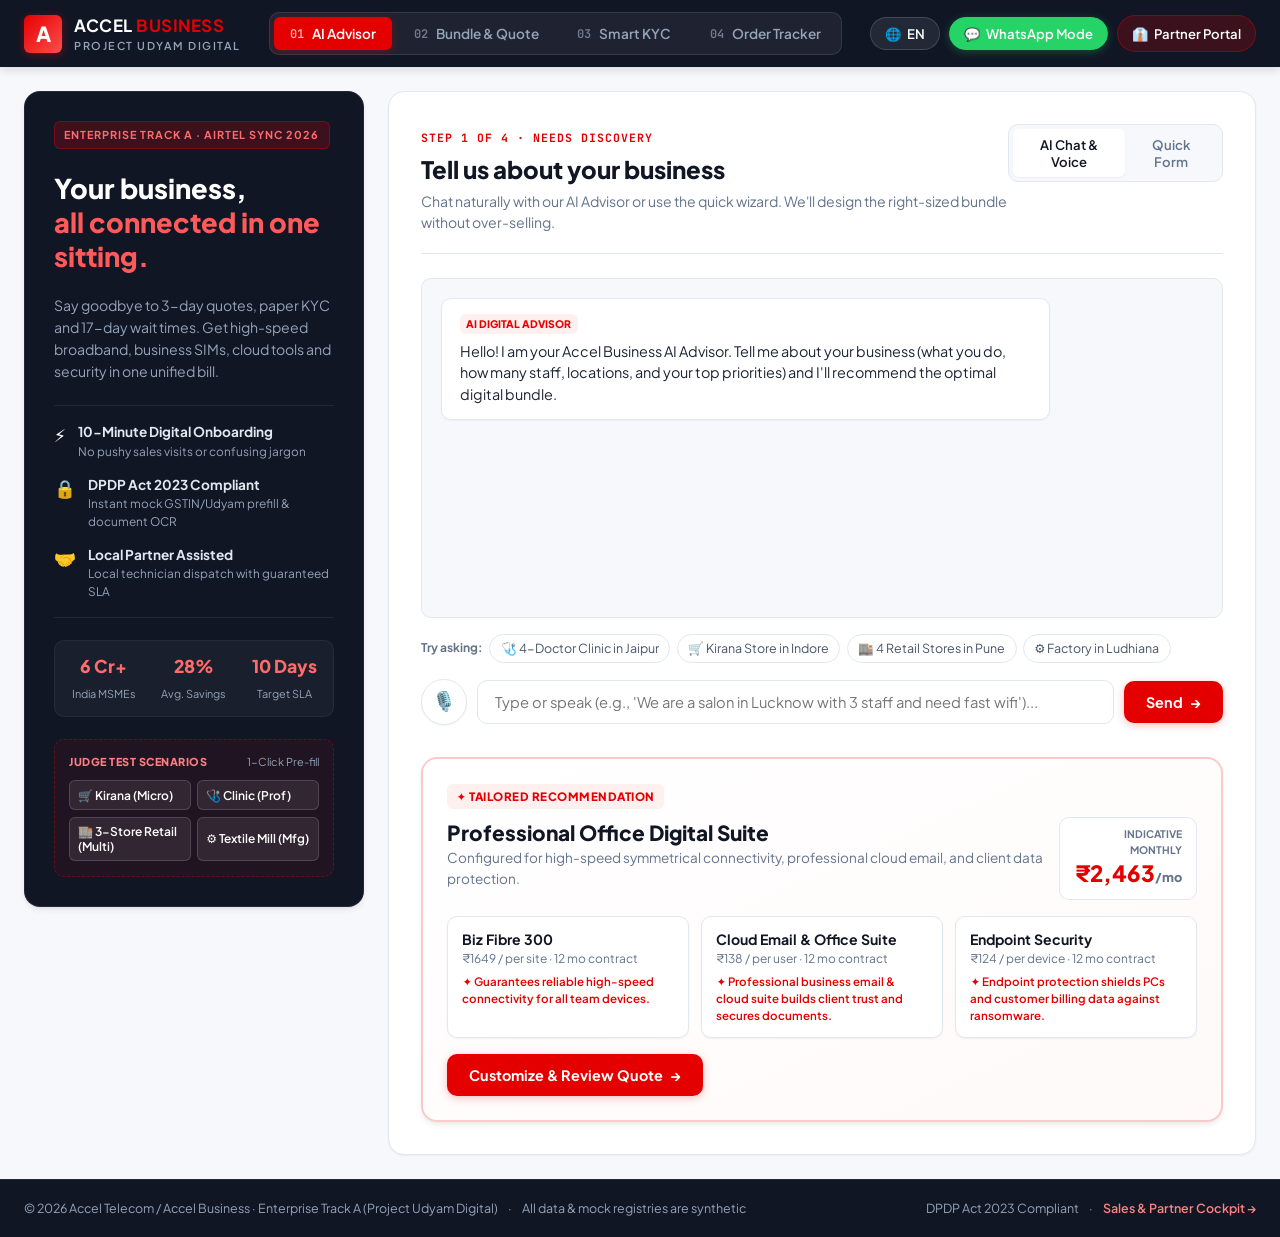
<file: submission/index.html>
<!doctype html>
<html lang="en">
<head>
  <meta charset="utf-8">
  <meta name="viewport" content="width=device-width, initial-scale=1">
  <title>Accel Business | Project Udyam Digital</title>
  <link rel="preconnect" href="https://fonts.googleapis.com">
  <link rel="preconnect" href="https://fonts.gstatic.com" crossorigin>
  <link href="https://fonts.googleapis.com/css2?family=Plus+Jakarta+Sans:wght@400;500;600;700;800&family=JetBrains+Mono:wght@400;500&display=swap" rel="stylesheet">
  <link rel="stylesheet" href="style.css">
</head>
<body>
  <!-- Top Navigation Header -->
  <header class="app-header">
    <div class="header-container">
      <div class="brand">
        <div class="brand-logo">A</div>
        <div class="brand-text">
          <span class="brand-name">ACCEL <b>BUSINESS</b></span>
          <span class="brand-sub">PROJECT UDYAM DIGITAL</span>
        </div>
      </div>

      <nav class="main-nav">
        <button class="nav-btn active" data-tab="advisor">
          <span class="nav-step">01</span>
          <span class="nav-label">AI Advisor</span>
        </button>
        <button class="nav-btn" data-tab="quote">
          <span class="nav-step">02</span>
          <span class="nav-label">Bundle & Quote</span>
        </button>
        <button class="nav-btn" data-tab="kyc">
          <span class="nav-step">03</span>
          <span class="nav-label">Smart KYC</span>
        </button>
        <button class="nav-btn" data-tab="track">
          <span class="nav-step">04</span>
          <span class="nav-label">Order Tracker</span>
        </button>
      </nav>

      <div class="header-actions">
        <div class="lang-selector">
          <button id="lang-btn" class="pill-btn lang-btn" title="Change Language">
            <span class="globe-icon">🌐</span> <span id="current-lang">EN</span>
          </button>
          <div id="lang-menu" class="lang-dropdown hidden">
            <div data-lang="en" class="lang-opt selected">English (India)</div>
            <div data-lang="hi" class="lang-opt">हिन्दी (Hindi)</div>
            <div data-lang="hinglish" class="lang-opt">Hinglish (Mix)</div>
          </div>
        </div>

        <button id="open-wa-btn" class="pill-btn wa-pill" title="Preview WhatsApp Flow">
          <span class="wa-icon">💬</span> WhatsApp Mode
        </button>

        <a href="backoffice.html" class="pill-btn partner-pill" target="_blank" title="Partner & Back-office Portal">
          <span>👔</span> Partner Portal
        </a>
      </div>
    </div>
  </header>

  <!-- Main Container -->
  <main class="app-container">
    <!-- Left Hero Context Panel (Collapsible on mobile) -->
    <aside class="hero-sidebar">
      <div class="hero-badge">ENTERPRISE TRACK A · AIRTEL SYNC 2026</div>
      <h1 class="hero-title">Your business,<br><em>all connected in one sitting.</em></h1>
      <p class="hero-desc">
        Say goodbye to 3-day quotes, paper KYC and 17-day wait times. Get high-speed broadband, business SIMs, cloud tools and security in one unified bill.
      </p>

      <div class="hero-highlights">
        <div class="hl-item">
          <span class="hl-icon">⚡</span>
          <div>
            <strong>10-Minute Digital Onboarding</strong>
            <small>No pushy sales visits or confusing jargon</small>
          </div>
        </div>
        <div class="hl-item">
          <span class="hl-icon">🔒</span>
          <div>
            <strong>DPDP Act 2023 Compliant</strong>
            <small>Instant mock GSTIN/Udyam prefill & document OCR</small>
          </div>
        </div>
        <div class="hl-item">
          <span class="hl-icon">🤝</span>
          <div>
            <strong>Local Partner Assisted</strong>
            <small>Local technician dispatch with guaranteed SLA</small>
          </div>
        </div>
      </div>

      <!-- Quick Metrics Ribbon -->
      <div class="metrics-ribbon">
        <div class="mr-item">
          <span class="mr-val">6 Cr+</span>
          <span class="mr-lbl">India MSMEs</span>
        </div>
        <div class="mr-item">
          <span class="mr-val">28%</span>
          <span class="mr-lbl">Avg. Savings</span>
        </div>
        <div class="mr-item">
          <span class="mr-val">10 Days</span>
          <span class="mr-lbl">Target SLA</span>
        </div>
      </div>

      <!-- Judge Live Test Helper -->
      <div class="judge-box">
        <div class="jb-head">
          <span class="jb-tag">JUDGE TEST SCENARIOS</span>
          <small>1-Click Pre-fill</small>
        </div>
        <div class="jb-chips">
          <button class="jb-chip" data-test="kirana">🛒 Kirana (Micro)</button>
          <button class="jb-chip" data-test="clinic">🩺 Clinic (Prof)</button>
          <button class="jb-chip" data-test="retail">🏬 3-Store Retail (Multi)</button>
          <button class="jb-chip" data-test="factory">⚙️ Textile Mill (Mfg)</button>
        </div>
      </div>
    </aside>

    <!-- Right Workspace Area -->
    <section class="main-workspace">

      <!-- ============================================== -->
      <!-- TAB 1: CONVERSATIONAL GENAI ADVISOR -->
      <!-- ============================================== -->
      <div id="panel-advisor" class="tab-panel active">
        <div class="panel-header">
          <div>
            <span class="section-tag">STEP 1 OF 4 · NEEDS DISCOVERY</span>
            <h2>Tell us about your business</h2>
            <p class="subtitle">Chat naturally with our AI Advisor or use the quick wizard. We'll design the right-sized bundle without over-selling.</p>
          </div>
          <div class="mode-toggle">
            <button id="toggle-chat-mode" class="mode-btn active">AI Chat & Voice</button>
            <button id="toggle-wizard-mode" class="mode-btn">Quick Form</button>
          </div>
        </div>

        <!-- Chat Mode Interface -->
        <div id="chat-interface" class="chat-container">
          <div id="chat-messages" class="chat-messages">
            <!-- Messages will be injected by app.js -->
          </div>

          <div class="prompt-chips">
            <span class="pc-lbl">Try asking:</span>
            <button class="pc-btn" data-prompt="I run a 4-doctor dental clinic in Jaipur with 6 staff. We need reliable internet, appointment security, and professional email.">🩺 4-Doctor Clinic in Jaipur</button>
            <button class="pc-btn" data-prompt="We have a kirana store in Indore. We need fast internet for UPI payments and a WhatsApp business account.">🛒 Kirana Store in Indore</button>
            <button class="pc-btn" data-prompt="I manage 4 fashion outlets across Pune. Need one consolidated bill, backup internet, and CCTV monitoring.">🏬 4 Retail Stores in Pune</button>
            <button class="pc-btn" data-prompt="Auto components factory in Ludhiana with 25 employees. Need dedicated leased line and machine monitoring IoT.">⚙️ Factory in Ludhiana</button>
          </div>

          <div class="chat-input-bar">
            <button id="voice-btn" class="voice-mic-btn" title="Speak in Hindi or English">
              <span class="mic-icon">🎙️</span>
            </button>
            <input type="text" id="chat-input" placeholder="Type or speak (e.g., 'We are a salon in Lucknow with 3 staff and need fast wifi')...">
            <button id="send-chat-btn" class="send-btn">
              <span>Send</span> <span>→</span>
            </button>
          </div>
          <div id="voice-status" class="voice-status-indicator hidden">
            <span class="pulse-dot"></span> Listening... Speak now in Hindi or English
          </div>
        </div>

        <!-- Wizard Form Mode (Alternative) -->
        <div id="wizard-interface" class="wizard-container hidden">
          <div class="form-grid">
            <div class="form-group">
              <label for="wiz-segment">Business Segment</label>
              <select id="wiz-segment">
                <option value="micro">Micro Retail & Services (Kirana, Salon, Pharmacy)</option>
                <option value="prof" selected>Professional Office (Clinic, CA Firm, Coaching)</option>
                <option value="multi">Small Multi-Site Business (Retail Chain, Restaurants)</option>
                <option value="mfg">Small Manufacturer (Textile, Auto-parts, Packaging)</option>
              </select>
            </div>

            <div class="form-group">
              <label for="wiz-tier">City Tier</label>
              <select id="wiz-tier">
                <option value="2" selected>Tier 2 (Jaipur, Indore, Lucknow, Nagpur, Ludhiana...)</option>
                <option value="1">Tier 1 (Delhi NCR, Mumbai, Bengaluru, Chennai, Kolkata, Pune...)</option>
              </select>
            </div>

            <div class="form-group">
              <label for="wiz-employees">Team Size (Employees)</label>
              <input type="number" id="wiz-employees" min="1" max="500" value="5">
            </div>

            <div class="form-group">
              <label for="wiz-sites">Number of Locations / Outlets</label>
              <input type="number" id="wiz-sites" min="1" max="50" value="1">
            </div>

            <div class="form-group">
              <label for="wiz-spend">Current Monthly Telecom Spend (₹)</label>
              <input type="number" id="wiz-spend" min="500" step="500" value="3500">
            </div>

            <div class="form-group">
              <label for="wiz-has-gstin">GSTIN Available?</label>
              <select id="wiz-has-gstin">
                <option value="Y" selected>Yes, I have a GSTIN</option>
                <option value="N">No, un-registered / Composite only</option>
              </select>
            </div>
          </div>

          <div class="form-group full-width">
            <label for="wiz-priority">Top Business Priority</label>
            <select id="wiz-priority">
              <option value="reliable" selected>High Uptime & Symmetrical Internet for daily operations</option>
              <option value="customers">Reach customers & automate sales (WhatsApp API, SMS, POS)</option>
              <option value="secure">Protect customer records, cloud data & prevent ransomware</option>
              <option value="multi">Seamless multi-site branch connectivity & centralized management</option>
              <option value="iot">Machine monitoring, CCTV security & fleet tracking</option>
            </select>
          </div>

          <button id="wiz-generate-btn" class="primary-btn">
            <span>Calculate Right-Sized Bundle</span> <span>→</span>
          </button>
        </div>

        <!-- Real-Time Recommendation Display Card -->
        <div id="advisor-rec-card" class="rec-card hidden">
          <div class="rec-badge">✦ TAILORED RECOMMENDATION</div>
          <div class="rec-header">
            <div>
              <h3 id="rec-bundle-title">Professional Office Digital Suite</h3>
              <p id="rec-bundle-reason" class="rec-reason">Curated based on 5 staff members, Tier 2 location, and strict data security needs.</p>
            </div>
            <div class="rec-price-tag">
              <span class="rp-label">INDICATIVE MONTHLY</span>
              <span id="rec-price-val" class="rp-val">₹2,423<small>/mo</small></span>
            </div>
          </div>

          <div id="rec-items-list" class="rec-items-grid">
            <!-- Injected by app.js -->
          </div>

          <div class="rec-actions">
            <button id="goto-quote-btn" class="primary-btn">
              <span>Customize & Review Quote</span> <span>→</span>
            </button>
          </div>
        </div>
      </div>


      <!-- ============================================== -->
      <!-- TAB 2: DYNAMIC BUNDLE BUILDER & QUOTE -->
      <!-- ============================================== -->
      <div id="panel-quote" class="tab-panel hidden">
        <div class="panel-header">
          <div>
            <span class="section-tag">STEP 2 OF 4 · TRANSPARENT PRICING</span>
            <h2>Your customized bundle, one simple bill</h2>
            <p class="subtitle">Customize quantities, toggle add-ons, and see your exact monthly price. No hidden activation charges or vague PDFs.</p>
          </div>
          <div class="quote-currency-badge">ALL PRICES IN INR · GST EXTRA</div>
        </div>

        <!-- Dependency Warning Alert (hidden by default) -->
        <div id="dep-warning" class="alert-box warning-alert hidden">
          <span class="alert-icon">⚠️</span>
          <span id="dep-warning-text">Dependent product requires a base connectivity product to function.</span>
        </div>

        <!-- Bundle Builder Grid -->
        <div class="quote-layout">
          <div class="catalog-selector">
            <div class="category-tabs">
              <button class="cat-tab active" data-cat="all">All Products (25)</button>
              <button class="cat-tab" data-cat="Connectivity">Connectivity</button>
              <button class="cat-tab" data-cat="Communication">Communication</button>
              <button class="cat-tab" data-cat="Cloud & Productivity">Cloud & Tools</button>
              <button class="cat-tab" data-cat="Security">Security</button>
              <button class="cat-tab" data-cat="IoT & Physical">IoT & CCTV</button>
            </div>

            <div id="catalog-items-container" class="catalog-cards-list">
              <!-- Rendered by app.js -->
            </div>
          </div>

          <!-- Sticky Bill Summary Box -->
          <div class="bill-summary-card">
            <h3>Consolidated Monthly Bill</h3>
            <div id="selected-summary-list" class="summary-items">
              <!-- Injected by app.js -->
            </div>

            <div class="bill-totals">
              <div class="bt-row">
                <span>Monthly Recurring (MRC)</span>
                <strong id="quote-mrc">₹0</strong>
              </div>
              <div class="bt-row">
                <span>One-Time Setup (OTC)</span>
                <strong id="quote-otc">₹0</strong>
              </div>
              <div class="bt-row">
                <span>Minimum Commitment</span>
                <strong id="quote-contract">12 Months</strong>
              </div>
              <div class="bt-divider"></div>
              <div class="bt-row total-row">
                <span>Net First Month</span>
                <strong id="quote-net-total">₹0</strong>
              </div>
            </div>

            <div class="savings-callout">
              <span class="sc-badge">SAVINGS HIGHLIGHT</span>
              <p>Consolidating with Accel Business saves ~<strong>28%</strong> vs separate ISP, SaaS and local security vendors.</p>
            </div>

            <button id="goto-kyc-btn" class="primary-btn full-width">
              <span>Continue to Instant Smart KYC</span> <span>→</span>
            </button>
            <small class="terms-note">Pricing based on catalogue midpoints. Binding quote issued instantly upon verification.</small>
          </div>
        </div>
      </div>


      <!-- ============================================== -->
      <!-- TAB 3: SMART KYC & DPDP ACT 2023 VERIFICATION -->
      <!-- ============================================== -->
      <div id="panel-kyc" class="tab-panel hidden">
        <div class="panel-header">
          <div>
            <span class="section-tag">STEP 3 OF 4 · INSTANT VERIFICATION</span>
            <h2>Verify your business in under 60 seconds</h2>
            <p class="subtitle">DPDP Act 2023 compliant verification. Use your GSTIN/Udyam for instant prefill, or upload specimen documents.</p>
          </div>
          <div class="dpdp-shield-badge">
            <span>🛡️</span> DPDP ACT 2023 COMPLIANT
          </div>
        </div>

        <!-- DPDP Notice & Consent Box -->
        <div class="consent-card">
          <div class="cc-header">
            <span class="cc-tag">STATUTORY CONSENT & PRIVACY NOTICE</span>
            <small>DPDP Act, 2023 · Section 6</small>
          </div>
          <p class="cc-text">
            Accel Business requests your affirmative consent to query mock government registries (GSTIN & Udyam) and extract text from uploaded KYC documents.
            <strong>Purpose Limitation:</strong> Used strictly for establishing your telecom service and fraud prevention.
            <strong>Data Minimisation:</strong> We do not store unnecessary personal records.
            <strong>Storage Cap:</strong> Raw document images are scheduled for operational deletion after 90 days.
          </p>
          <label class="consent-checkbox-label">
            <input type="checkbox" id="dpdp-consent-chk">
            <span><strong>I agree and grant affirmative consent</strong> to Accel Business for statutory onboarding verification.</span>
          </label>
        </div>

        <!-- KYC Verification Workspace: Two Methods -->
        <div class="kyc-methods-grid">
          
          <!-- Method A: Mock Registry Lookup -->
          <div class="kyc-method-card">
            <div class="km-header">
              <span class="km-icon">🏛️</span>
              <div>
                <h3>Method A: Instant Registry Prefill</h3>
                <small>Queries our 6,257 mock registry records</small>
              </div>
            </div>

            <!-- Fast sample pickers for testing -->
            <div class="sample-picker">
              <span>Demo Quick Picks:</span>
              <button class="sq-btn" data-type="gstin" data-val="32TTNXB7384T1ZW">Balaji Dental (Active)</button>
              <button class="sq-btn" data-type="gstin" data-val="37IHKXV5167L1ZS">Vindhya Tours (Cancelled!)</button>
              <button class="sq-btn" data-type="udyam" data-val="UDYAM-KL-00-3078801">Balaji Udyam</button>
              <button class="sq-btn" data-type="udyam" data-val="UDYAM-TN-00-3866196">Star Electronics</button>
            </div>

            <!-- GSTIN Lookup -->
            <div class="lookup-group">
              <label for="kyc-gstin-input">Enter 15-character GSTIN</label>
              <div class="input-with-action">
                <input type="text" id="kyc-gstin-input" placeholder="e.g., 32TTNXB7384T1ZW" maxlength="15">
                <button id="btn-lookup-gstin" class="secondary-btn">Check GSTIN</button>
              </div>
              <div id="gstin-result-card" class="lookup-result-card hidden"></div>
            </div>

            <!-- Udyam Lookup -->
            <div class="lookup-group">
              <label for="kyc-udyam-input">Enter Udyam Registration Number</label>
              <div class="input-with-action">
                <input type="text" id="kyc-udyam-input" placeholder="e.g., UDYAM-KL-00-3078801">
                <button id="btn-lookup-udyam" class="secondary-btn">Check Udyam</button>
              </div>
              <div id="udyam-result-card" class="lookup-result-card hidden"></div>
            </div>
          </div>

          <!-- Method B: Document Upload & Automated OCR -->
          <div class="kyc-method-card">
            <div class="km-header">
              <span class="km-icon">📄</span>
              <div>
                <h3>Method B: Smart Document OCR</h3>
                <small>Extracts & checks 90-day address validity</small>
              </div>
            </div>

            <!-- Specimen Document Quick Selector -->
            <div class="sample-picker">
              <span>Test Specimen Applicants:</span>
              <button class="doc-sample-btn" data-app="K02">K02 (Valid Clinic)</button>
              <button class="doc-sample-btn" data-app="K01">K01 (Cancelled GSTIN)</button>
              <button class="doc-sample-btn" data-app="K11">K11 (Expired Bill >90d)</button>
              <button class="doc-sample-btn" data-app="K07">K07 (Name Mismatch)</button>
            </div>

            <div id="doc-dropzone" class="dropzone">
              <input type="file" id="kyc-file-input" accept="image/*,.pdf" class="file-input">
              <div class="dz-content">
                <span class="dz-icon">☁️</span>
                <strong>Drop specimen KYC document or click to browse</strong>
                <small>Supports Electricity Bill, GST Certificate, Udyam, Signatory ID</small>
              </div>
            </div>

            <!-- OCR Extraction & Validation Report -->
            <div id="ocr-report-card" class="ocr-report hidden">
              <div class="ocr-report-header">
                <strong id="ocr-doc-title">Document Analysis</strong>
                <span id="ocr-status-badge" class="badge">ANALYZING</span>
              </div>
              <div id="ocr-extracted-fields" class="ocr-fields"></div>
              <div id="ocr-rules-checklist" class="ocr-rules"></div>
            </div>
          </div>
        </div>

        <!-- Overall Verification Verdict Banner -->
        <div id="kyc-verdict-banner" class="verdict-banner hidden">
          <!-- Injected by app.js -->
        </div>

        <div class="panel-bottom-actions">
          <button id="goto-track-btn" class="primary-btn" disabled>
            <span>Confirm Verification & Place Order</span> <span>→</span>
          </button>
        </div>
      </div>


      <!-- ============================================== -->
      <!-- TAB 4: INTELLIGENT ORDER TRACKER & SLA -->
      <!-- ============================================== -->
      <div id="panel-track" class="tab-panel hidden">
        <div class="panel-header">
          <div>
            <span class="section-tag">STEP 4 OF 4 · SERVICE PROVISIONING</span>
            <h2>Live Order Tracker & SLA Commitments</h2>
            <p class="subtitle">Track your exact installation milestones in real-time. No need to make follow-up status calls.</p>
          </div>
          <div class="order-id-badge">
            <span class="oid-lbl">ORDER ID</span>
            <span id="tracker-order-id" class="oid-val">AB-2026-9481</span>
          </div>
        </div>

        <!-- Order Summary Card -->
        <div class="order-overview-card">
          <div class="ooc-item">
            <span class="ooc-lbl">SELECTED BUNDLE</span>
            <strong id="tracker-bundle-name">Professional Office Suite (Biz Fibre 300 + Email + Security)</strong>
          </div>
          <div class="ooc-item">
            <span class="ooc-lbl">TOTAL MONTHLY</span>
            <strong id="tracker-mrc">₹2,423 / month</strong>
          </div>
          <div class="ooc-item">
            <span class="ooc-lbl">ESTIMATED ACTIVATION SLA</span>
            <strong id="tracker-sla-date" class="highlight-date">5 Working Days (July 20, 2026)</strong>
          </div>
          <div class="ooc-item">
            <span class="ooc-lbl">CURRENT STATUS</span>
            <span class="status-pill in-progress">Partner Assigned · Feasibility</span>
          </div>
        </div>

        <!-- Visual Milestone Timeline -->
        <div class="tracker-timeline">
          <div class="tl-step completed">
            <div class="tl-marker">✓</div>
            <div class="tl-content">
              <strong>Order Placed & Digital Consent</strong>
              <small>July 15, 2026 · 10:45 AM</small>
              <p>Bundle confirmed with transparent MRC & 12-month tenure.</p>
            </div>
          </div>

          <div class="tl-step completed">
            <div class="tl-marker">✓</div>
            <div class="tl-content">
              <strong>Smart KYC Verified</strong>
              <small>July 15, 2026 · 10:47 AM</small>
              <p>GSTIN registry validated & address proof verified (< 90 days).</p>
            </div>
          </div>

          <div class="tl-step active">
            <div class="tl-marker">3</div>
            <div class="tl-content">
              <strong>Field Partner Assigned & Cable Feasibility</strong>
              <small>In Progress · Expected within 24 hours</small>
              <p>Local technician assigned to drop fiber line to premises.</p>
            </div>
          </div>

          <div class="tl-step">
            <div class="tl-marker">4</div>
            <div class="tl-content">
              <strong>Hardware Delivery & CPE Installation</strong>
              <small>Scheduled · July 18, 2026</small>
              <p>Wi-Fi 6 router setup, static IP binding & device security configuration.</p>
            </div>
          </div>

          <div class="tl-step">
            <div class="tl-marker">5</div>
            <div class="tl-content">
              <strong>Service Activated & Handover</strong>
              <small>Milestone · July 20, 2026</small>
              <p>Single consolidated billing goes live. Welcome kit delivered.</p>
            </div>
          </div>
        </div>

        <!-- Assigned Local Partner Handoff Card -->
        <div class="partner-contact-card">
          <div class="pcc-left">
            <div class="partner-avatar">👨‍🔧</div>
            <div>
              <span class="pcc-tag">YOUR ASSIGNED LOCAL ACCEL PARTNER</span>
              <h4 id="partner-name">Rajesh Kumar — Rajasthan Telecom Hub</h4>
              <p>Certified Installation & Service Partner · Jaipur Cluster 2</p>
              <small>Direct Mobile: <strong>+91 98290-XXXXX</strong> · SLA: On-site visit within 48h</small>
            </div>
          </div>
          <div class="pcc-right">
            <button id="partner-wa-btn" class="pill-btn wa-pill">
              <span>💬</span> Message Partner on WhatsApp
            </button>
          </div>
        </div>

        <div class="tracker-footer-note">
          <span>🔔</span> You will receive real-time SMS & WhatsApp alerts as each milestone finishes. No status chase calls required.
        </div>
      </div>

    </section>
  </main>

  <!-- ============================================== -->
  <!-- WHATSAPP SIMULATION MODAL (STRETCH GOAL 1) -->
  <!-- ============================================== -->
  <div id="wa-modal" class="wa-modal-overlay hidden">
    <div class="wa-modal-container">
      <!-- Top Quick Navigation Bar -->
      <div class="wa-modal-top-bar">
        <div class="wa-modal-title">
          <span>💬</span>
          <strong>WhatsApp Mode Preview</strong>
          <small>(Stretch Goal)</small>
        </div>
        <div class="wa-modal-nav-actions">
          <a href="backoffice.html" class="wa-nav-btn partner-link" target="_blank" title="Open Sales & Partner Cockpit">
            <span>👔</span> Partner Portal ↗
          </a>
          <button id="wa-close-floating-btn" class="wa-nav-btn exit-btn" title="Close WhatsApp & Return to Portal">
            ✕ Back to Portal
          </button>
        </div>
      </div>

      <div class="wa-phone-frame">
        <div class="wa-header">
          <button id="close-wa-btn" class="wa-back-btn" title="Back to Main Web Journey">
            <span>← Back</span>
          </button>
          <div class="wa-avatar">A</div>
          <div class="wa-info">
            <strong>Accel Business Udyam Bot</strong>
            <small>Official Verified Business · Online</small>
          </div>
          <button id="wa-close-icon-btn" class="wa-close-icon" title="Close WhatsApp">✕</button>
        </div>

        <div id="wa-chat-body" class="wa-body">
          <div class="wa-msg bot">
            <p>Namaste! 🙏 Welcome to <strong>Accel Business Udyam Digital</strong>.</p>
            <p>Get high-speed broadband, business SIMs and cloud tools for your business in 5 minutes right here on WhatsApp.</p>
            <small class="wa-time">10:30 AM</small>
          </div>

          <div class="wa-msg bot">
            <p>Which business do you run?</p>
            <div class="wa-options">
              <button class="wa-opt-btn" data-msg="I run a Clinic / Office">🩺 Clinic / CA Office</button>
              <button class="wa-opt-btn" data-msg="I run a Retail Shop / Kirana">🛒 Retail / Kirana</button>
              <button class="wa-opt-btn" data-msg="I run multiple branches">🏬 Multi-Store Retail</button>
            </div>
          </div>
        </div>

        <div class="wa-footer">
          <input type="text" id="wa-input" placeholder="Type a message...">
          <button id="wa-send-btn" class="wa-send">➤</button>
        </div>
      </div>
    </div>
  </div>

  <!-- App Footer -->
  <footer class="app-footer">
    <div class="footer-container">
      <div class="f-left">
        <span>© 2026 Accel Telecom / Accel Business · Enterprise Track A (Project Udyam Digital)</span>
        <span class="f-sep">·</span>
        <span>All data & mock registries are synthetic</span>
      </div>
      <div class="f-right">
        <span>DPDP Act 2023 Compliant</span>
        <span class="f-sep">·</span>
        <a href="backoffice.html" target="_blank">Sales & Partner Cockpit →</a>
      </div>
    </div>
  </footer>

  <script src="app.js"></script>
</body>
</html>
</file>
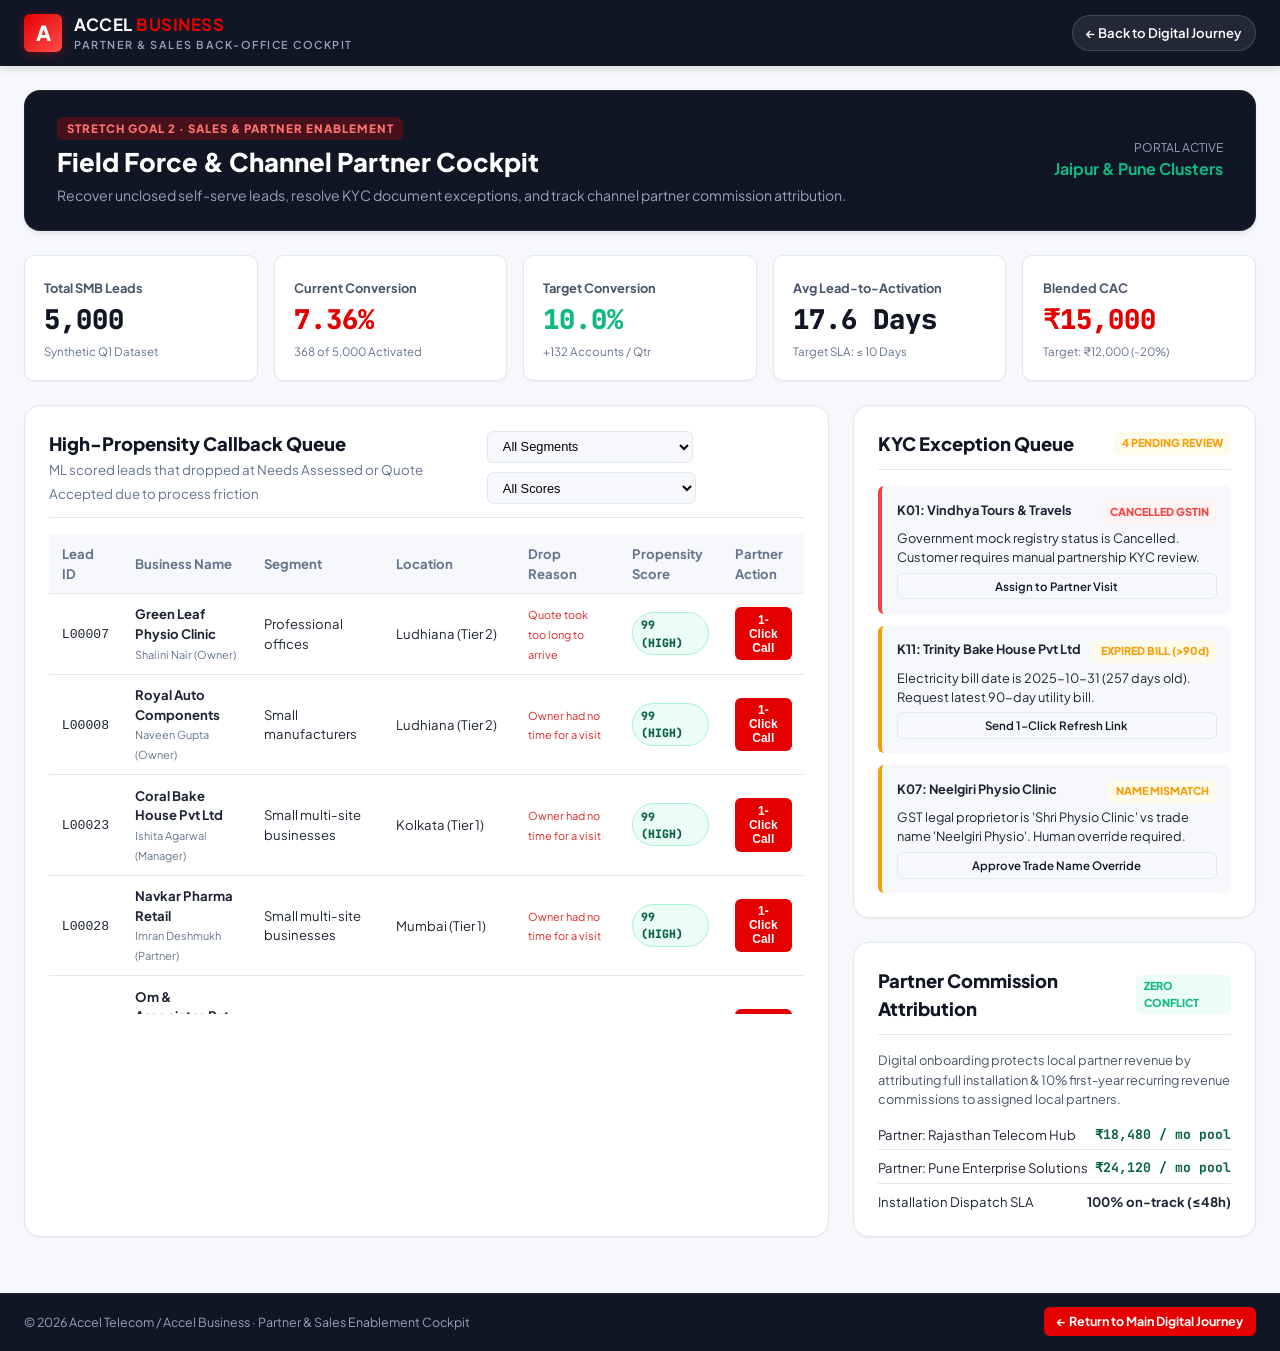
<file: submission/backoffice.html>
<!doctype html>
<html lang="en">
<head>
  <meta charset="utf-8">
  <meta name="viewport" content="width=device-width, initial-scale=1">
  <title>Accel Business | Partner & Sales Back-Office Cockpit</title>
  <link rel="preconnect" href="https://fonts.googleapis.com">
  <link rel="preconnect" href="https://fonts.gstatic.com" crossorigin>
  <link href="https://fonts.googleapis.com/css2?family=Plus+Jakarta+Sans:wght@400;500;600;700;800&family=JetBrains+Mono:wght@400;500&display=swap" rel="stylesheet">
  <link rel="stylesheet" href="style.css">
  <style>
    .bo-container {
      max-width: 1440px;
      margin: 1.5rem auto;
      padding: 0 1.5rem;
      display: flex;
      flex-direction: column;
      gap: 1.5rem;
    }
    .bo-header {
      background: var(--dark-navy);
      color: #FFFFFF;
      padding: 1.5rem 2rem;
      border-radius: var(--radius-lg);
      display: flex;
      justify-content: space-between;
      align-items: center;
      box-shadow: var(--shadow-md);
      border: 1px solid rgba(255,255,255,0.08);
    }
    .bo-tag {
      background: rgba(228, 0, 0, 0.25);
      color: #FF7070;
      font-size: 0.72rem;
      font-weight: 800;
      padding: 0.25rem 0.6rem;
      border-radius: var(--radius-sm);
      letter-spacing: 1px;
    }
    .bo-header h1 {
      font-size: 1.6rem;
      font-weight: 800;
      margin-top: 0.3rem;
    }
    .bo-kpis {
      display: grid;
      grid-template-columns: repeat(5, 1fr);
      gap: 1rem;
    }
    .kpi-card {
      background: #FFFFFF;
      border: 1px solid var(--border-light);
      border-radius: var(--radius-md);
      padding: 1.2rem;
      box-shadow: var(--shadow-sm);
    }
    .kpi-val {
      display: block;
      font-size: 1.7rem;
      font-weight: 800;
      color: var(--dark-navy);
      font-family: var(--font-mono);
    }
    .kpi-val.red { color: var(--primary); }
    .kpi-val.green { color: var(--success); }
    .kpi-lbl {
      font-size: 0.8rem;
      font-weight: 700;
      color: var(--text-sub);
    }
    .kpi-sub {
      font-size: 0.72rem;
      color: var(--text-muted);
      margin-top: 0.2rem;
    }
    .bo-grid {
      display: grid;
      grid-template-columns: 2fr 1fr;
      gap: 1.5rem;
    }
    .bo-card {
      background: #FFFFFF;
      border: 1px solid var(--border-light);
      border-radius: var(--radius-lg);
      padding: 1.5rem;
      box-shadow: var(--shadow-sm);
      display: flex;
      flex-direction: column;
      gap: 1rem;
    }
    .boc-head {
      display: flex;
      justify-content: space-between;
      align-items: center;
      border-bottom: 1px solid var(--border-light);
      padding-bottom: 0.75rem;
    }
    .boc-head h3 {
      font-size: 1.15rem;
      font-weight: 800;
      color: var(--dark-navy);
    }
    .filter-bar {
      display: flex;
      gap: 0.6rem;
      align-items: center;
      flex-wrap: wrap;
    }
    .filter-select {
      padding: 0.4rem 0.7rem;
      border: 1px solid var(--border-light);
      border-radius: var(--radius-sm);
      font-size: 0.8rem;
      background: var(--bg-page);
    }
    .leads-table {
      width: 100%;
      border-collapse: collapse;
      font-size: 0.82rem;
    }
    .leads-table th {
      text-align: left;
      padding: 0.6rem 0.8rem;
      background: var(--bg-page);
      color: var(--text-muted);
      font-weight: 700;
      border-bottom: 1px solid var(--border-light);
    }
    .leads-table td {
      padding: 0.65rem 0.8rem;
      border-bottom: 1px solid var(--border-light);
      color: var(--text-main);
    }
    .leads-table tr:hover {
      background: #FFF8F8;
    }
    .score-badge {
      display: inline-block;
      padding: 0.2rem 0.5rem;
      border-radius: 9999px;
      font-weight: 800;
      font-size: 0.72rem;
      font-family: var(--font-mono);
    }
    .score-high { background: #ECFDF5; color: #065F46; border: 1px solid #A7F3D0; }
    .score-med { background: #FFFBEB; color: #92400E; border: 1px solid #FDE68A; }
    .score-low { background: #FEF2F2; color: #991B1B; border: 1px solid #FECACA; }
    .action-call-btn {
      background: var(--primary);
      color: #FFFFFF;
      border: none;
      padding: 0.35rem 0.65rem;
      border-radius: var(--radius-sm);
      font-size: 0.75rem;
      font-weight: 700;
      cursor: pointer;
    }
    .action-call-btn:hover {
      background: var(--primary-hover);
    }
    .exception-item {
      background: var(--bg-page);
      border-left: 4px solid var(--warning);
      padding: 0.9rem;
      border-radius: var(--radius-sm);
      display: flex;
      flex-direction: column;
      gap: 0.35rem;
      font-size: 0.8rem;
    }
    .exception-item.danger {
      border-left-color: var(--danger);
    }
    .commission-badge {
      font-family: var(--font-mono);
      font-weight: 700;
      color: #065F46;
    }
  </style>
</head>
<body>
  <!-- Header -->
  <header class="app-header">
    <div class="header-container">
      <div class="brand">
        <div class="brand-logo">A</div>
        <div class="brand-text">
          <span class="brand-name">ACCEL <b>BUSINESS</b></span>
          <span class="brand-sub">PARTNER & SALES BACK-OFFICE COCKPIT</span>
        </div>
      </div>
      <div class="header-actions">
        <a href="index.html" class="pill-btn">← Back to Digital Journey</a>
      </div>
    </div>
  </header>

  <div class="bo-container">
    <!-- Top Cockpit Summary -->
    <div class="bo-header">
      <div>
        <span class="bo-tag">STRETCH GOAL 2 · SALES & PARTNER ENABLEMENT</span>
        <h1>Field Force & Channel Partner Cockpit</h1>
        <p style="color: #94A3B8; font-size: 0.88rem; margin-top: 0.2rem;">
          Recover unclosed self-serve leads, resolve KYC document exceptions, and track channel partner commission attribution.
        </p>
      </div>
      <div style="text-align: right;">
        <span style="font-size: 0.75rem; color: #94A3B8; display: block;">PORTAL ACTIVE</span>
        <strong style="color: #10B981; font-size: 1rem;">Jaipur & Pune Clusters</strong>
      </div>
    </div>

    <!-- 5 Key Funnel Forensics KPIs -->
    <div class="bo-kpis">
      <div class="kpi-card">
        <span class="kpi-lbl">Total SMB Leads</span>
        <span class="kpi-val" id="kpi-total-leads">5,000</span>
        <p class="kpi-sub">Synthetic Q1 Dataset</p>
      </div>
      <div class="kpi-card">
        <span class="kpi-lbl">Current Conversion</span>
        <span class="kpi-val red" id="kpi-conv-rate">7.36%</span>
        <p class="kpi-sub">368 of 5,000 Activated</p>
      </div>
      <div class="kpi-card">
        <span class="kpi-lbl">Target Conversion</span>
        <span class="kpi-val green">10.0%</span>
        <p class="kpi-sub">+132 Accounts / Qtr</p>
      </div>
      <div class="kpi-card">
        <span class="kpi-lbl">Avg Lead-to-Activation</span>
        <span class="kpi-val" id="kpi-lead-time">17.6 Days</span>
        <p class="kpi-sub">Target SLA: ≤ 10 Days</p>
      </div>
      <div class="kpi-card">
        <span class="kpi-lbl">Blended CAC</span>
        <span class="kpi-val red">₹15,000</span>
        <p class="kpi-sub">Target: ₹12,000 (-20%)</p>
      </div>
    </div>

    <!-- Workspace Grid -->
    <div class="bo-grid">
      <!-- High-Propensity Callback Queue -->
      <div class="bo-card">
        <div class="boc-head">
          <div>
            <h3>High-Propensity Callback Queue</h3>
            <small style="color: var(--text-muted);">ML scored leads that dropped at Needs Assessed or Quote Accepted due to process friction</small>
          </div>
          <div class="filter-bar">
            <select id="filter-segment" class="filter-select">
              <option value="all">All Segments</option>
              <option value="Professional offices">Professional Offices (11.1%)</option>
              <option value="Small multi-site businesses">Multi-Site (11.0%)</option>
              <option value="Micro retail & services">Micro Retail (4.1%)</option>
              <option value="Small manufacturers">Manufacturing (12.8%)</option>
            </select>
            <select id="filter-score" class="filter-select">
              <option value="all">All Scores</option>
              <option value="high">High Propensity (Score ≥ 75)</option>
              <option value="med">Medium (50 - 74)</option>
            </select>
          </div>
        </div>

        <div style="overflow-x: auto; max-height: 480px; overflow-y: auto;">
          <table class="leads-table">
            <thead>
              <tr>
                <th>Lead ID</th>
                <th>Business Name</th>
                <th>Segment</th>
                <th>Location</th>
                <th>Drop Reason</th>
                <th>Propensity Score</th>
                <th>Partner Action</th>
              </tr>
            </thead>
            <tbody id="callback-leads-tbody">
              <!-- Rendered by backoffice.js -->
            </tbody>
          </table>
        </div>
      </div>

      <!-- Right Column: KYC Exception Queue & Commission Tracker -->
      <div style="display: flex; flex-direction: column; gap: 1.5rem;">
        
        <!-- Human-in-the-Loop KYC Exception Queue -->
        <div class="bo-card">
          <div class="boc-head">
            <h3>KYC Exception Queue</h3>
            <span class="badge review">4 PENDING REVIEW</span>
          </div>
          <div style="display: flex; flex-direction: column; gap: 0.75rem;">
            <div class="exception-item danger">
              <div style="display: flex; justify-content: space-between;">
                <strong>K01: Vindhya Tours & Travels</strong>
                <span class="badge fail">CANCELLED GSTIN</span>
              </div>
              <p>Government mock registry status is Cancelled. Customer requires manual partnership KYC review.</p>
              <button class="secondary-btn" style="padding: 0.3rem 0.5rem; font-size: 0.72rem;" onclick="alert('Assigned to Jaipur Partner for Doorstep Physical Verification')">Assign to Partner Visit</button>
            </div>

            <div class="exception-item">
              <div style="display: flex; justify-content: space-between;">
                <strong>K11: Trinity Bake House Pvt Ltd</strong>
                <span class="badge review">EXPIRED BILL (>90d)</span>
              </div>
              <p>Electricity bill date is 2025-10-31 (257 days old). Request latest 90-day utility bill.</p>
              <button class="secondary-btn" style="padding: 0.3rem 0.5rem; font-size: 0.72rem;" onclick="alert('SMS & WhatsApp request for fresh utility bill sent to customer')">Send 1-Click Refresh Link</button>
            </div>

            <div class="exception-item">
              <div style="display: flex; justify-content: space-between;">
                <strong>K07: Neelgiri Physio Clinic</strong>
                <span class="badge review">NAME MISMATCH</span>
              </div>
              <p>GST legal proprietor is 'Shri Physio Clinic' vs trade name 'Neelgiri Physio'. Human override required.</p>
              <button class="secondary-btn" style="padding: 0.3rem 0.5rem; font-size: 0.72rem;" onclick="alert('Trade certificate override approved by Risk Desk')">Approve Trade Name Override</button>
            </div>
          </div>
        </div>

        <!-- Channel Partner Commission Attribution -->
        <div class="bo-card">
          <div class="boc-head">
            <h3>Partner Commission Attribution</h3>
            <span class="badge pass">ZERO CONFLICT</span>
          </div>
          <p style="font-size: 0.8rem; color: var(--text-sub);">
            Digital onboarding protects local partner revenue by attributing full installation & 10% first-year recurring revenue commissions to assigned local partners.
          </p>
          <div style="display: flex; flex-direction: column; gap: 0.5rem; font-size: 0.82rem;">
            <div style="display: flex; justify-content: space-between; border-bottom: 1px solid var(--border-light); padding-bottom: 0.3rem;">
              <span>Partner: Rajasthan Telecom Hub</span>
              <strong class="commission-badge">₹18,480 / mo pool</strong>
            </div>
            <div style="display: flex; justify-content: space-between; border-bottom: 1px solid var(--border-light); padding-bottom: 0.3rem;">
              <span>Partner: Pune Enterprise Solutions</span>
              <strong class="commission-badge">₹24,120 / mo pool</strong>
            </div>
            <div style="display: flex; justify-content: space-between;">
              <span>Installation Dispatch SLA</span>
              <strong>100% on-track (&le;48h)</strong>
            </div>
          </div>
        </div>

      </div>
    </div>
  </div>

  <!-- Bottom Navigation Footer -->
  <footer class="app-footer" style="margin-top: 2rem;">
    <div class="footer-container">
      <div class="f-left">
        <span>© 2026 Accel Telecom / Accel Business · Partner & Sales Enablement Cockpit</span>
      </div>
      <div class="f-right">
        <a href="index.html" style="color: #FFFFFF; background: var(--primary); padding: 0.4rem 0.8rem; border-radius: var(--radius-sm); text-decoration: none; font-weight: 700;">
          ← Return to Main Digital Journey
        </a>
      </div>
    </div>
  </footer>

  <script src="backoffice.js"></script>
</body>
</html>
</file>
<file: submission/style.css>
/* ==========================================================
   Project Udyam Digital — Accel Business / Airtel SYNC 2026
   Modern, Enterprise-Grade Design System
   ========================================================== */

:root {
  --primary: #E40000;
  --primary-hover: #C50000;
  --primary-light: #FFF0F0;
  --dark-navy: #111625;
  --dark-surface: #1B2236;
  --bg-page: #F6F8FC;
  --bg-card: #FFFFFF;
  --text-main: #1D2433;
  --text-muted: #64748B;
  --text-sub: #475569;
  --border-light: #E2E8F0;
  --border-focus: #CBD5E1;
  --success: #10B981;
  --success-bg: #ECFDF5;
  --warning: #F59E0B;
  --warning-bg: #FFFBEB;
  --danger: #EF4444;
  --danger-bg: #FEF2F2;
  --font-sans: 'Plus Jakarta Sans', system-ui, -apple-system, sans-serif;
  --font-mono: 'JetBrains Mono', monospace;
  --shadow-sm: 0 1px 2px 0 rgba(0, 0, 0, 0.05);
  --shadow-md: 0 4px 6px -1px rgba(0, 0, 0, 0.07), 0 2px 4px -2px rgba(0, 0, 0, 0.05);
  --shadow-lg: 0 10px 15px -3px rgba(0, 0, 0, 0.08), 0 4px 6px -4px rgba(0, 0, 0, 0.04);
  --radius-sm: 6px;
  --radius-md: 10px;
  --radius-lg: 16px;
}

* {
  box-sizing: border-box;
  margin: 0;
  padding: 0;
}

body {
  font-family: var(--font-sans);
  background-color: var(--bg-page);
  color: var(--text-main);
  line-height: 1.5;
  min-height: 100vh;
  display: flex;
  flex-direction: column;
}

/* ==========================================================
   HEADER
   ========================================================== */

.app-header {
  background-color: var(--dark-navy);
  color: #FFFFFF;
  position: sticky;
  top: 0;
  z-index: 100;
  box-shadow: 0 2px 10px rgba(0,0,0,0.15);
}

.header-container {
  max-width: 1440px;
  margin: 0 auto;
  padding: 0.75rem 1.5rem;
  display: flex;
  align-items: center;
  justify-content: space-between;
  gap: 1rem;
}

.brand {
  display: flex;
  align-items: center;
  gap: 0.75rem;
}

.brand-logo {
  width: 38px;
  height: 38px;
  background: linear-gradient(135deg, var(--primary), #FF4D4D);
  border-radius: var(--radius-sm);
  display: flex;
  align-items: center;
  justify-content: center;
  font-weight: 800;
  font-size: 1.3rem;
  color: #FFFFFF;
  box-shadow: 0 2px 8px rgba(228, 0, 0, 0.4);
}

.brand-text {
  display: flex;
  flex-direction: column;
}

.brand-name {
  font-size: 1.05rem;
  font-weight: 700;
  letter-spacing: 0.5px;
}

.brand-name b {
  color: var(--primary);
}

.brand-sub {
  font-size: 0.68rem;
  letter-spacing: 1.5px;
  color: #94A3B8;
  font-weight: 600;
}

/* Navigation Tabs in Header */
.main-nav {
  display: flex;
  align-items: center;
  gap: 0.4rem;
  background-color: rgba(255, 255, 255, 0.06);
  padding: 0.25rem;
  border-radius: var(--radius-md);
  border: 1px solid rgba(255, 255, 255, 0.1);
}

.nav-btn {
  background: transparent;
  border: none;
  color: #94A3B8;
  padding: 0.5rem 1rem;
  border-radius: var(--radius-sm);
  font-family: var(--font-sans);
  font-weight: 600;
  font-size: 0.85rem;
  cursor: pointer;
  display: flex;
  align-items: center;
  gap: 0.5rem;
  transition: all 0.2s ease;
}

.nav-step {
  font-family: var(--font-mono);
  font-size: 0.75rem;
  opacity: 0.7;
}

.nav-btn:hover {
  color: #FFFFFF;
  background-color: rgba(255, 255, 255, 0.08);
}

.nav-btn.active {
  background-color: var(--primary);
  color: #FFFFFF;
  box-shadow: 0 2px 8px rgba(228, 0, 0, 0.3);
}

.header-actions {
  display: flex;
  align-items: center;
  gap: 0.6rem;
}

.pill-btn {
  border: 1px solid rgba(255, 255, 255, 0.15);
  background: rgba(255, 255, 255, 0.08);
  color: #FFFFFF;
  padding: 0.45rem 0.85rem;
  border-radius: 9999px;
  font-family: var(--font-sans);
  font-size: 0.82rem;
  font-weight: 600;
  cursor: pointer;
  display: flex;
  align-items: center;
  gap: 0.4rem;
  text-decoration: none;
  transition: all 0.2s ease;
}

.pill-btn:hover {
  background: rgba(255, 255, 255, 0.15);
  border-color: rgba(255, 255, 255, 0.25);
}

.wa-pill {
  background: #25D366;
  border-color: #25D366;
  color: #FFFFFF;
  box-shadow: 0 2px 8px rgba(37, 211, 102, 0.3);
}

.wa-pill:hover {
  background: #20BA5A;
}

.partner-pill {
  background: rgba(228, 0, 0, 0.2);
  border-color: rgba(228, 0, 0, 0.4);
}

.partner-pill:hover {
  background: var(--primary);
}

/* Lang Dropdown */
.lang-selector {
  position: relative;
}

.lang-dropdown {
  position: absolute;
  right: 0;
  top: 110%;
  background: var(--dark-surface);
  border: 1px solid rgba(255, 255, 255, 0.15);
  border-radius: var(--radius-md);
  box-shadow: var(--shadow-lg);
  width: 160px;
  overflow: hidden;
  z-index: 150;
}

.lang-opt {
  padding: 0.6rem 0.9rem;
  font-size: 0.82rem;
  cursor: pointer;
  color: #CBD5E1;
  transition: background 0.15s;
}

.lang-opt:hover, .lang-opt.selected {
  background: rgba(228, 0, 0, 0.2);
  color: #FFFFFF;
}

/* ==========================================================
   MAIN APP LAYOUT
   ========================================================== */

.app-container {
  max-width: 1440px;
  margin: 1.5rem auto;
  padding: 0 1.5rem;
  display: grid;
  grid-template-columns: 340px 1fr;
  gap: 1.5rem;
  flex: 1;
  width: 100%;
}

/* ==========================================================
   HERO SIDEBAR
   ========================================================== */

.hero-sidebar {
  background: var(--dark-navy);
  color: #FFFFFF;
  border-radius: var(--radius-lg);
  padding: 1.8rem;
  display: flex;
  flex-direction: column;
  gap: 1.4rem;
  box-shadow: var(--shadow-md);
  border: 1px solid rgba(255, 255, 255, 0.08);
  height: fit-content;
}

.hero-badge {
  background: rgba(228, 0, 0, 0.2);
  color: #FF6B6B;
  border: 1px solid rgba(228, 0, 0, 0.4);
  font-size: 0.68rem;
  font-weight: 700;
  letter-spacing: 1px;
  padding: 0.3rem 0.6rem;
  border-radius: var(--radius-sm);
  width: fit-content;
}

.hero-title {
  font-size: 1.7rem;
  font-weight: 800;
  line-height: 1.25;
}

.hero-title em {
  color: #FF5A5A;
  font-style: normal;
}

.hero-desc {
  font-size: 0.88rem;
  color: #94A3B8;
  line-height: 1.55;
}

.hero-highlights {
  display: flex;
  flex-direction: column;
  gap: 0.9rem;
  padding: 1rem 0;
  border-top: 1px solid rgba(255, 255, 255, 0.08);
  border-bottom: 1px solid rgba(255, 255, 255, 0.08);
}

.hl-item {
  display: flex;
  align-items: flex-start;
  gap: 0.75rem;
}

.hl-icon {
  font-size: 1.1rem;
}

.hl-item strong {
  display: block;
  font-size: 0.85rem;
  color: #E2E8F0;
}

.hl-item small {
  display: block;
  font-size: 0.74rem;
  color: #94A3B8;
}

/* Ribbon */
.metrics-ribbon {
  display: grid;
  grid-template-columns: repeat(3, 1fr);
  gap: 0.5rem;
  background: rgba(255, 255, 255, 0.04);
  padding: 0.75rem 0.5rem;
  border-radius: var(--radius-md);
  border: 1px solid rgba(255, 255, 255, 0.06);
  text-align: center;
}

.mr-val {
  display: block;
  font-size: 1.1rem;
  font-weight: 800;
  color: #FF6B6B;
}

.mr-lbl {
  font-size: 0.68rem;
  color: #94A3B8;
}

/* Judge Box */
.judge-box {
  background: rgba(228, 0, 0, 0.08);
  border: 1px dashed rgba(228, 0, 0, 0.4);
  padding: 0.9rem;
  border-radius: var(--radius-md);
}

.jb-head {
  display: flex;
  justify-content: space-between;
  align-items: center;
  margin-bottom: 0.6rem;
}

.jb-tag {
  font-size: 0.68rem;
  font-weight: 800;
  color: #FF8080;
  letter-spacing: 0.5px;
}

.jb-head small {
  font-size: 0.68rem;
  color: #94A3B8;
}

.jb-chips {
  display: grid;
  grid-template-columns: 1fr 1fr;
  gap: 0.4rem;
}

.jb-chip {
  background: rgba(255, 255, 255, 0.08);
  border: 1px solid rgba(255, 255, 255, 0.15);
  color: #FFFFFF;
  padding: 0.4rem 0.5rem;
  border-radius: var(--radius-sm);
  font-size: 0.75rem;
  font-family: var(--font-sans);
  font-weight: 600;
  cursor: pointer;
  text-align: left;
  transition: all 0.15s ease;
}

.jb-chip:hover {
  background: var(--primary);
  border-color: var(--primary);
}

/* ==========================================================
   MAIN WORKSPACE & PANELS
   ========================================================== */

.main-workspace {
  background: var(--bg-card);
  border-radius: var(--radius-lg);
  padding: 2rem;
  box-shadow: var(--shadow-sm);
  border: 1px solid var(--border-light);
  min-height: 650px;
}

.tab-panel {
  display: flex;
  flex-direction: column;
  gap: 1.5rem;
}

.hidden,
.tab-panel.hidden,
.wa-modal-overlay.hidden,
.lang-dropdown.hidden,
.alert-box.hidden,
.lookup-result-card.hidden,
.ocr-report.hidden,
.verdict-banner.hidden,
.rec-card.hidden,
.wizard-container.hidden,
.voice-status-indicator.hidden {
  display: none !important;
}

.panel-header {
  display: flex;
  justify-content: space-between;
  align-items: flex-start;
  border-bottom: 1px solid var(--border-light);
  padding-bottom: 1.2rem;
}

.section-tag {
  font-size: 0.72rem;
  font-family: var(--font-mono);
  font-weight: 700;
  color: var(--primary);
  letter-spacing: 1px;
}

.panel-header h2 {
  font-size: 1.5rem;
  font-weight: 800;
  color: var(--dark-navy);
  margin-top: 0.2rem;
}

.subtitle {
  font-size: 0.88rem;
  color: var(--text-muted);
  max-width: 650px;
  margin-top: 0.25rem;
}

/* Mode Toggle */
.mode-toggle {
  display: flex;
  background: var(--bg-page);
  padding: 0.25rem;
  border-radius: var(--radius-md);
  border: 1px solid var(--border-light);
}

.mode-btn {
  background: transparent;
  border: none;
  padding: 0.45rem 0.9rem;
  border-radius: var(--radius-sm);
  font-size: 0.82rem;
  font-weight: 600;
  color: var(--text-muted);
  cursor: pointer;
  font-family: var(--font-sans);
  transition: all 0.2s;
}

.mode-btn.active {
  background: #FFFFFF;
  color: var(--dark-navy);
  box-shadow: var(--shadow-sm);
}

/* ==========================================================
   TAB 1: AI ADVISOR (CHAT & WIZARD)
   ========================================================== */

.chat-container {
  display: flex;
  flex-direction: column;
  gap: 1rem;
}

.chat-messages {
  background: var(--bg-page);
  border: 1px solid var(--border-light);
  border-radius: var(--radius-md);
  padding: 1.2rem;
  height: 340px;
  overflow-y: auto;
  display: flex;
  flex-direction: column;
  gap: 0.9rem;
}

.chat-bubble {
  max-width: 80%;
  padding: 0.85rem 1.1rem;
  border-radius: var(--radius-md);
  font-size: 0.9rem;
  line-height: 1.5;
}

.chat-bubble.bot {
  align-self: flex-start;
  background: #FFFFFF;
  border: 1px solid var(--border-light);
  color: var(--text-main);
  box-shadow: var(--shadow-sm);
}

.chat-bubble.bot .bot-tag {
  display: inline-block;
  font-size: 0.65rem;
  font-weight: 800;
  color: var(--primary);
  background: var(--primary-light);
  padding: 0.15rem 0.4rem;
  border-radius: var(--radius-sm);
  margin-bottom: 0.4rem;
}

.chat-bubble.user {
  align-self: flex-end;
  background: var(--primary);
  color: #FFFFFF;
  box-shadow: 0 2px 6px rgba(228,0,0,0.25);
}

/* Prompt Chips */
.prompt-chips {
  display: flex;
  align-items: center;
  flex-wrap: wrap;
  gap: 0.4rem;
}

.pc-lbl {
  font-size: 0.75rem;
  font-weight: 700;
  color: var(--text-muted);
}

.pc-btn {
  background: #FFFFFF;
  border: 1px solid var(--border-light);
  color: var(--text-sub);
  padding: 0.35rem 0.65rem;
  border-radius: 9999px;
  font-size: 0.78rem;
  cursor: pointer;
  font-family: var(--font-sans);
  transition: all 0.15s ease;
}

.pc-btn:hover {
  border-color: var(--primary);
  color: var(--primary);
  background: var(--primary-light);
}

/* Chat Input Bar */
.chat-input-bar {
  display: flex;
  gap: 0.6rem;
  align-items: center;
}

.voice-mic-btn {
  width: 46px;
  height: 46px;
  border-radius: 50%;
  border: 1px solid var(--border-light);
  background: #FFFFFF;
  font-size: 1.2rem;
  cursor: pointer;
  display: flex;
  align-items: center;
  justify-content: center;
  transition: all 0.2s;
  box-shadow: var(--shadow-sm);
}

.voice-mic-btn:hover {
  background: var(--primary-light);
  border-color: var(--primary);
}

.voice-mic-btn.listening {
  background: var(--primary);
  color: #FFFFFF;
  border-color: var(--primary);
  animation: pulseMic 1.5s infinite;
}

@keyframes pulseMic {
  0% { transform: scale(1); box-shadow: 0 0 0 0 rgba(228, 0, 0, 0.4); }
  70% { transform: scale(1.08); box-shadow: 0 0 0 10px rgba(228, 0, 0, 0); }
  100% { transform: scale(1); }
}

.chat-input-bar input {
  flex: 1;
  padding: 0.75rem 1.1rem;
  border: 1px solid var(--border-light);
  border-radius: var(--radius-md);
  font-size: 0.92rem;
  font-family: var(--font-sans);
  outline: none;
  transition: border-color 0.2s;
}

.chat-input-bar input:focus {
  border-color: var(--primary);
  box-shadow: 0 0 0 3px rgba(228, 0, 0, 0.1);
}

.send-btn, .primary-btn {
  background: var(--primary);
  color: #FFFFFF;
  border: none;
  padding: 0.75rem 1.4rem;
  border-radius: var(--radius-md);
  font-family: var(--font-sans);
  font-weight: 700;
  font-size: 0.9rem;
  cursor: pointer;
  display: inline-flex;
  align-items: center;
  justify-content: center;
  gap: 0.4rem;
  transition: all 0.2s ease;
  box-shadow: 0 2px 8px rgba(228, 0, 0, 0.25);
}

.send-btn:hover, .primary-btn:hover {
  background: var(--primary-hover);
  transform: translateY(-1px);
}

.primary-btn.full-width {
  width: 100%;
}

.secondary-btn {
  background: var(--bg-page);
  border: 1px solid var(--border-light);
  color: var(--dark-navy);
  padding: 0.65rem 1.1rem;
  border-radius: var(--radius-sm);
  font-family: var(--font-sans);
  font-weight: 600;
  font-size: 0.85rem;
  cursor: pointer;
  transition: all 0.15s ease;
}

.secondary-btn:hover {
  background: #FFFFFF;
  border-color: var(--dark-navy);
}

.voice-status-indicator {
  font-size: 0.8rem;
  color: var(--primary);
  font-weight: 600;
  display: flex;
  align-items: center;
  gap: 0.5rem;
}

.pulse-dot {
  width: 8px;
  height: 8px;
  background-color: var(--primary);
  border-radius: 50%;
  animation: pulseDot 1s infinite alternate;
}

@keyframes pulseDot {
  from { opacity: 0.3; transform: scale(0.8); }
  to { opacity: 1; transform: scale(1.2); }
}

/* Wizard Form Grid */
.wizard-container {
  display: flex;
  flex-direction: column;
  gap: 1.2rem;
}

.form-grid {
  display: grid;
  grid-template-columns: repeat(2, 1fr);
  gap: 1rem;
}

.form-group {
  display: flex;
  flex-direction: column;
  gap: 0.35rem;
}

.form-group.full-width {
  grid-column: span 2;
}

.form-group label {
  font-size: 0.82rem;
  font-weight: 700;
  color: var(--text-sub);
}

.form-group select, .form-group input {
  padding: 0.65rem 0.85rem;
  border: 1px solid var(--border-light);
  border-radius: var(--radius-sm);
  font-family: var(--font-sans);
  font-size: 0.9rem;
  background: #FFFFFF;
  color: var(--text-main);
}

.form-group select:focus, .form-group input:focus {
  border-color: var(--primary);
  outline: none;
}

/* Recommendation Card */
.rec-card {
  background: linear-gradient(to right bottom, #FFFFFF, #FFF9F9);
  border: 2px solid rgba(228, 0, 0, 0.2);
  border-radius: var(--radius-lg);
  padding: 1.5rem;
  box-shadow: var(--shadow-md);
  margin-top: 0.5rem;
}

.rec-badge {
  display: inline-block;
  background: var(--primary-light);
  color: var(--primary);
  font-size: 0.72rem;
  font-weight: 800;
  letter-spacing: 0.5px;
  padding: 0.25rem 0.6rem;
  border-radius: var(--radius-sm);
  margin-bottom: 0.5rem;
}

.rec-header {
  display: flex;
  justify-content: space-between;
  align-items: flex-start;
  margin-bottom: 1rem;
}

.rec-header h3 {
  font-size: 1.3rem;
  font-weight: 800;
  color: var(--dark-navy);
}

.rec-reason {
  font-size: 0.85rem;
  color: var(--text-muted);
}

.rec-price-tag {
  text-align: right;
  background: #FFFFFF;
  padding: 0.5rem 0.9rem;
  border-radius: var(--radius-md);
  border: 1px solid var(--border-light);
}

.rp-label {
  display: block;
  font-size: 0.65rem;
  font-weight: 700;
  color: var(--text-muted);
}

.rp-val {
  font-size: 1.4rem;
  font-weight: 800;
  color: var(--primary);
}

.rp-val small {
  font-size: 0.8rem;
  color: var(--text-muted);
}

.rec-items-grid {
  display: grid;
  grid-template-columns: repeat(auto-fit, minmax(220px, 1fr));
  gap: 0.75rem;
  margin: 1rem 0;
}

.rec-item-pill {
  background: #FFFFFF;
  border: 1px solid var(--border-light);
  border-radius: var(--radius-md);
  padding: 0.75rem 0.9rem;
  box-shadow: var(--shadow-sm);
}

.rec-item-pill strong {
  display: block;
  font-size: 0.88rem;
  color: var(--dark-navy);
}

.rec-item-pill small {
  display: block;
  font-size: 0.75rem;
  color: var(--text-muted);
}

.rec-item-pill .rip-why {
  display: block;
  font-size: 0.72rem;
  color: var(--primary);
  font-weight: 600;
  margin-top: 0.3rem;
}

/* ==========================================================
   TAB 2: DYNAMIC BUNDLE BUILDER & QUOTE
   ========================================================== */

.quote-currency-badge {
  font-family: var(--font-mono);
  font-size: 0.72rem;
  font-weight: 700;
  color: var(--text-muted);
  background: var(--bg-page);
  padding: 0.35rem 0.65rem;
  border-radius: var(--radius-sm);
}

.alert-box {
  display: flex;
  align-items: center;
  gap: 0.6rem;
  padding: 0.75rem 1rem;
  border-radius: var(--radius-md);
  font-size: 0.85rem;
}

.warning-alert {
  background: var(--warning-bg);
  border: 1px solid #FCD34D;
  color: #B45309;
}

.quote-layout {
  display: grid;
  grid-template-columns: 1fr 340px;
  gap: 1.5rem;
}

.category-tabs {
  display: flex;
  gap: 0.4rem;
  flex-wrap: wrap;
  margin-bottom: 1rem;
}

.cat-tab {
  background: var(--bg-page);
  border: 1px solid var(--border-light);
  padding: 0.45rem 0.85rem;
  border-radius: var(--radius-sm);
  font-size: 0.8rem;
  font-weight: 600;
  color: var(--text-sub);
  cursor: pointer;
  font-family: var(--font-sans);
}

.cat-tab.active {
  background: var(--dark-navy);
  color: #FFFFFF;
  border-color: var(--dark-navy);
}

.catalog-cards-list {
  display: flex;
  flex-direction: column;
  gap: 0.75rem;
  max-height: 520px;
  overflow-y: auto;
  padding-right: 0.4rem;
}

.cat-product-card {
  background: #FFFFFF;
  border: 1px solid var(--border-light);
  border-radius: var(--radius-md);
  padding: 0.9rem 1.1rem;
  display: flex;
  align-items: center;
  justify-content: space-between;
  gap: 1rem;
  transition: all 0.15s ease;
}

.cat-product-card:hover {
  border-color: var(--border-focus);
  box-shadow: var(--shadow-sm);
}

.cat-product-card.selected {
  border-color: rgba(228, 0, 0, 0.4);
  background: #FFFDFD;
}

.cpc-left {
  flex: 1;
}

.cpc-title {
  display: flex;
  align-items: center;
  gap: 0.5rem;
}

.cpc-title strong {
  font-size: 0.95rem;
  color: var(--dark-navy);
}

.cpc-tag {
  font-size: 0.65rem;
  font-weight: 700;
  padding: 0.1rem 0.4rem;
  border-radius: var(--radius-sm);
  background: var(--bg-page);
  color: var(--text-muted);
}

.cpc-tag.gstin {
  background: #FEF3C7;
  color: #B45309;
}

.cpc-desc {
  font-size: 0.78rem;
  color: var(--text-muted);
  margin-top: 0.2rem;
}

.cpc-right {
  display: flex;
  align-items: center;
  gap: 1.2rem;
}

.cpc-price {
  text-align: right;
}

.cpc-price strong {
  display: block;
  font-size: 1rem;
  color: var(--dark-navy);
}

.cpc-price small {
  display: block;
  font-size: 0.7rem;
  color: var(--text-muted);
}

.qty-stepper {
  display: flex;
  align-items: center;
  border: 1px solid var(--border-light);
  border-radius: var(--radius-sm);
  background: var(--bg-page);
}

.qty-btn {
  background: transparent;
  border: none;
  width: 26px;
  height: 26px;
  cursor: pointer;
  font-weight: 700;
  color: var(--dark-navy);
}

.qty-val {
  width: 28px;
  text-align: center;
  font-size: 0.85rem;
  font-weight: 700;
}

.product-toggle-chk {
  width: 20px;
  height: 20px;
  accent-color: var(--primary);
  cursor: pointer;
}

/* Bill Summary Box */
.bill-summary-card {
  background: #FFFFFF;
  border: 1px solid var(--border-light);
  border-radius: var(--radius-lg);
  padding: 1.5rem;
  box-shadow: var(--shadow-md);
  display: flex;
  flex-direction: column;
  gap: 1rem;
  height: fit-content;
}

.bill-summary-card h3 {
  font-size: 1.15rem;
  font-weight: 800;
  color: var(--dark-navy);
  border-bottom: 1px solid var(--border-light);
  padding-bottom: 0.75rem;
}

.summary-items {
  display: flex;
  flex-direction: column;
  gap: 0.5rem;
  max-height: 180px;
  overflow-y: auto;
}

.si-row {
  display: flex;
  justify-content: space-between;
  font-size: 0.82rem;
  color: var(--text-sub);
}

.si-row strong {
  color: var(--dark-navy);
}

.bill-totals {
  background: var(--bg-page);
  padding: 0.9rem;
  border-radius: var(--radius-md);
  display: flex;
  flex-direction: column;
  gap: 0.4rem;
}

.bt-row {
  display: flex;
  justify-content: space-between;
  font-size: 0.82rem;
  color: var(--text-sub);
}

.bt-row strong {
  color: var(--dark-navy);
}

.bt-divider {
  height: 1px;
  background: var(--border-light);
  margin: 0.3rem 0;
}

.total-row {
  font-size: 0.95rem;
  font-weight: 800;
  color: var(--dark-navy);
}

.total-row strong {
  color: var(--primary);
  font-size: 1.15rem;
}

.savings-callout {
  background: var(--success-bg);
  border: 1px solid #A7F3D0;
  padding: 0.65rem 0.85rem;
  border-radius: var(--radius-sm);
  font-size: 0.78rem;
  color: #065F46;
}

.sc-badge {
  font-size: 0.65rem;
  font-weight: 800;
  color: var(--success);
  display: block;
}

.terms-note {
  font-size: 0.72rem;
  color: var(--text-muted);
  text-align: center;
}

/* ==========================================================
   TAB 3: SMART KYC & DPDP 2023
   ========================================================== */

.dpdp-shield-badge {
  background: #EFF6FF;
  border: 1px solid #BFDBFE;
  color: #1D4ED8;
  font-size: 0.72rem;
  font-weight: 800;
  padding: 0.35rem 0.65rem;
  border-radius: var(--radius-sm);
}

.consent-card {
  background: #FFFBEB;
  border: 1px solid #FCD34D;
  border-radius: var(--radius-md);
  padding: 1.2rem;
  display: flex;
  flex-direction: column;
  gap: 0.6rem;
}

.cc-header {
  display: flex;
  justify-content: space-between;
  align-items: center;
}

.cc-tag {
  font-size: 0.72rem;
  font-weight: 800;
  color: #B45309;
}

.cc-header small {
  font-size: 0.72rem;
  color: #78350F;
  font-family: var(--font-mono);
}

.cc-text {
  font-size: 0.82rem;
  color: #92400E;
  line-height: 1.5;
}

.consent-checkbox-label {
  display: flex;
  align-items: center;
  gap: 0.6rem;
  font-size: 0.86rem;
  color: #78350F;
  cursor: pointer;
  margin-top: 0.2rem;
}

.consent-checkbox-label input {
  width: 18px;
  height: 18px;
  accent-color: var(--primary);
}

.kyc-methods-grid {
  display: grid;
  grid-template-columns: 1fr 1fr;
  gap: 1.5rem;
}

.kyc-method-card {
  background: #FFFFFF;
  border: 1px solid var(--border-light);
  border-radius: var(--radius-lg);
  padding: 1.4rem;
  box-shadow: var(--shadow-sm);
  display: flex;
  flex-direction: column;
  gap: 1rem;
}

.km-header {
  display: flex;
  align-items: center;
  gap: 0.75rem;
  border-bottom: 1px solid var(--border-light);
  padding-bottom: 0.75rem;
}

.km-icon {
  font-size: 1.5rem;
}

.km-header h3 {
  font-size: 1.05rem;
  font-weight: 800;
  color: var(--dark-navy);
}

.km-header small {
  font-size: 0.75rem;
  color: var(--text-muted);
}

.sample-picker {
  display: flex;
  align-items: center;
  flex-wrap: wrap;
  gap: 0.4rem;
  font-size: 0.75rem;
  color: var(--text-muted);
}

.sq-btn, .doc-sample-btn {
  background: var(--bg-page);
  border: 1px solid var(--border-light);
  color: var(--text-sub);
  padding: 0.25rem 0.55rem;
  border-radius: var(--radius-sm);
  font-size: 0.72rem;
  font-weight: 600;
  cursor: pointer;
  font-family: var(--font-sans);
}

.sq-btn:hover, .doc-sample-btn:hover {
  border-color: var(--primary);
  color: var(--primary);
}

.lookup-group {
  display: flex;
  flex-direction: column;
  gap: 0.4rem;
}

.lookup-group label {
  font-size: 0.8rem;
  font-weight: 700;
  color: var(--text-sub);
}

.input-with-action {
  display: flex;
  gap: 0.5rem;
}

.input-with-action input {
  flex: 1;
  padding: 0.65rem 0.85rem;
  border: 1px solid var(--border-light);
  border-radius: var(--radius-sm);
  font-family: var(--font-mono);
  font-size: 0.85rem;
  text-transform: uppercase;
}

.lookup-result-card {
  background: var(--bg-page);
  border: 1px solid var(--border-light);
  border-radius: var(--radius-md);
  padding: 0.85rem;
  font-size: 0.82rem;
}

.lookup-result-card.active {
  border-left: 4px solid var(--success);
}

.lookup-result-card.cancelled {
  border-left: 4px solid var(--danger);
  background: var(--danger-bg);
}

.dropzone {
  border: 2px dashed var(--border-light);
  border-radius: var(--radius-md);
  padding: 1.5rem;
  text-align: center;
  cursor: pointer;
  position: relative;
  background: var(--bg-page);
  transition: all 0.2s;
}

.dropzone:hover {
  border-color: var(--primary);
  background: var(--primary-light);
}

.file-input {
  position: absolute;
  top: 0;
  left: 0;
  width: 100%;
  height: 100%;
  opacity: 0;
  cursor: pointer;
}

.dz-content {
  display: flex;
  flex-direction: column;
  align-items: center;
  gap: 0.3rem;
}

.dz-icon {
  font-size: 1.8rem;
}

.dz-content strong {
  font-size: 0.88rem;
  color: var(--dark-navy);
}

.dz-content small {
  font-size: 0.75rem;
  color: var(--text-muted);
}

.ocr-report {
  background: var(--bg-page);
  border: 1px solid var(--border-light);
  border-radius: var(--radius-md);
  padding: 1rem;
  display: flex;
  flex-direction: column;
  gap: 0.75rem;
}

.ocr-report-header {
  display: flex;
  justify-content: space-between;
  align-items: center;
  border-bottom: 1px solid var(--border-light);
  padding-bottom: 0.4rem;
}

.badge {
  font-size: 0.68rem;
  font-weight: 800;
  padding: 0.2rem 0.5rem;
  border-radius: var(--radius-sm);
}

.badge.pass {
  background: var(--success-bg);
  color: var(--success);
}

.badge.fail {
  background: var(--danger-bg);
  color: var(--danger);
}

.badge.review {
  background: var(--warning-bg);
  color: var(--warning);
}

.ocr-fields {
  display: grid;
  grid-template-columns: 1fr 1fr;
  gap: 0.5rem;
  font-size: 0.78rem;
}

.ocr-field-item {
  display: flex;
  flex-direction: column;
}

.ocr-field-item span {
  font-size: 0.68rem;
  color: var(--text-muted);
}

.ocr-field-item strong {
  font-family: var(--font-mono);
  color: var(--dark-navy);
}

.ocr-rules {
  display: flex;
  flex-direction: column;
  gap: 0.3rem;
  font-size: 0.76rem;
  border-top: 1px dashed var(--border-light);
  padding-top: 0.5rem;
}

.rule-check-item {
  display: flex;
  align-items: center;
  gap: 0.4rem;
}

.rule-check-item.pass {
  color: #065F46;
}

.rule-check-item.fail {
  color: #991B1B;
  font-weight: 600;
}

.verdict-banner {
  padding: 1.1rem;
  border-radius: var(--radius-md);
  display: flex;
  align-items: center;
  justify-content: space-between;
}

.verdict-banner.success {
  background: var(--success-bg);
  border: 1px solid #A7F3D0;
  color: #065F46;
}

.verdict-banner.warning {
  background: var(--warning-bg);
  border: 1px solid #FDE68A;
  color: #92400E;
}

.panel-bottom-actions {
  display: flex;
  justify-content: flex-end;
}

/* ==========================================================
   TAB 4: TRACKER
   ========================================================== */

.order-id-badge {
  text-align: right;
  background: var(--bg-page);
  padding: 0.4rem 0.8rem;
  border-radius: var(--radius-md);
  border: 1px solid var(--border-light);
}

.oid-lbl {
  display: block;
  font-size: 0.65rem;
  color: var(--text-muted);
  font-weight: 700;
}

.oid-val {
  font-family: var(--font-mono);
  font-weight: 700;
  color: var(--primary);
  font-size: 0.95rem;
}

.order-overview-card {
  display: grid;
  grid-template-columns: repeat(4, 1fr);
  gap: 1rem;
  background: var(--bg-page);
  padding: 1.2rem;
  border-radius: var(--radius-md);
  border: 1px solid var(--border-light);
}

.ooc-item {
  display: flex;
  flex-direction: column;
  gap: 0.2rem;
}

.ooc-lbl {
  font-size: 0.72rem;
  color: var(--text-muted);
  font-weight: 700;
}

.ooc-item strong {
  font-size: 0.9rem;
  color: var(--dark-navy);
}

.highlight-date {
  color: var(--primary) !important;
  font-weight: 800 !important;
}

.status-pill {
  display: inline-block;
  padding: 0.2rem 0.6rem;
  border-radius: 9999px;
  font-size: 0.72rem;
  font-weight: 700;
  width: fit-content;
}

.status-pill.in-progress {
  background: #EFF6FF;
  color: #1D4ED8;
  border: 1px solid #BFDBFE;
}

/* Timeline */
.tracker-timeline {
  display: flex;
  flex-direction: column;
  gap: 1.2rem;
  position: relative;
  margin: 1.5rem 0 1.5rem 1.5rem;
}

.tracker-timeline::before {
  content: '';
  position: absolute;
  top: 10px;
  bottom: 10px;
  left: 17px;
  width: 2px;
  background: var(--border-light);
}

.tl-step {
  display: flex;
  align-items: flex-start;
  gap: 1.2rem;
  position: relative;
}

.tl-marker {
  width: 36px;
  height: 36px;
  border-radius: 50%;
  background: #FFFFFF;
  border: 2px solid var(--border-light);
  display: flex;
  align-items: center;
  justify-content: center;
  font-weight: 800;
  font-size: 0.85rem;
  color: var(--text-muted);
  z-index: 2;
}

.tl-step.completed .tl-marker {
  background: var(--success);
  border-color: var(--success);
  color: #FFFFFF;
}

.tl-step.active .tl-marker {
  background: var(--primary);
  border-color: var(--primary);
  color: #FFFFFF;
  box-shadow: 0 0 0 4px rgba(228, 0, 0, 0.2);
}

.tl-content strong {
  display: block;
  font-size: 0.95rem;
  color: var(--dark-navy);
}

.tl-content small {
  display: block;
  font-size: 0.75rem;
  color: var(--text-muted);
  margin-bottom: 0.2rem;
}

.tl-content p {
  font-size: 0.82rem;
  color: var(--text-sub);
}

.partner-contact-card {
  background: #FFFFFF;
  border: 1px solid var(--border-light);
  border-radius: var(--radius-lg);
  padding: 1.2rem 1.5rem;
  display: flex;
  justify-content: space-between;
  align-items: center;
  box-shadow: var(--shadow-sm);
}

.pcc-left {
  display: flex;
  align-items: center;
  gap: 1rem;
}

.partner-avatar {
  width: 50px;
  height: 50px;
  background: var(--primary-light);
  border-radius: 50%;
  display: flex;
  align-items: center;
  justify-content: center;
  font-size: 1.6rem;
}

.pcc-tag {
  font-size: 0.68rem;
  font-weight: 800;
  color: var(--primary);
  letter-spacing: 0.5px;
}

.pcc-left h4 {
  font-size: 1.05rem;
  color: var(--dark-navy);
}

.pcc-left p {
  font-size: 0.8rem;
  color: var(--text-sub);
}

.pcc-left small {
  font-size: 0.75rem;
  color: var(--text-muted);
}

.tracker-footer-note {
  background: var(--bg-page);
  padding: 0.75rem 1rem;
  border-radius: var(--radius-sm);
  font-size: 0.82rem;
  color: var(--text-sub);
  display: flex;
  align-items: center;
  gap: 0.5rem;
}

/* ==========================================================
   WHATSAPP SIMULATION MODAL
   ========================================================== */

.wa-modal-overlay {
  position: fixed;
  inset: 0;
  background: rgba(0, 0, 0, 0.75);
  backdrop-filter: blur(5px);
  z-index: 9999;
  display: flex;
  align-items: center;
  justify-content: center;
  padding: 1rem;
}

.wa-modal-container {
  display: flex;
  flex-direction: column;
  align-items: center;
  gap: 0.6rem;
  max-height: 98vh;
}

.wa-modal-top-bar {
  width: 380px;
  background: #111625;
  color: #FFFFFF;
  padding: 0.5rem 0.85rem;
  border-radius: var(--radius-md);
  display: flex;
  justify-content: space-between;
  align-items: center;
  border: 1px solid rgba(255, 255, 255, 0.15);
  box-shadow: var(--shadow-md);
}

.wa-modal-title {
  display: flex;
  align-items: center;
  gap: 0.35rem;
  font-size: 0.78rem;
}

.wa-modal-title small {
  color: #94A3B8;
  font-size: 0.7rem;
}

.wa-modal-nav-actions {
  display: flex;
  gap: 0.4rem;
  align-items: center;
}

.wa-nav-btn {
  border: none;
  border-radius: var(--radius-sm);
  padding: 0.35rem 0.65rem;
  font-size: 0.75rem;
  font-weight: 700;
  font-family: var(--font-sans);
  cursor: pointer;
  display: flex;
  align-items: center;
  gap: 0.3rem;
  text-decoration: none;
  transition: all 0.15s ease;
}

.wa-nav-btn.exit-btn {
  background: #E40000;
  color: #FFFFFF;
}

.wa-nav-btn.exit-btn:hover {
  background: #C50000;
}

.wa-nav-btn.partner-link {
  background: rgba(255, 255, 255, 0.15);
  color: #FFFFFF;
}

.wa-nav-btn.partner-link:hover {
  background: rgba(255, 255, 255, 0.25);
}

.wa-phone-frame {
  width: 380px;
  height: 600px;
  background: #EFEAE2;
  border-radius: 36px;
  box-shadow: 0 25px 50px -12px rgba(0,0,0,0.5);
  border: 8px solid #1F2C34;
  display: flex;
  flex-direction: column;
  overflow: hidden;
}

.wa-header {
  background: #075E54;
  color: #FFFFFF;
  padding: 0.75rem 1rem;
  display: flex;
  align-items: center;
  gap: 0.6rem;
}

.wa-back-btn {
  background: rgba(255, 255, 255, 0.15);
  border: none;
  color: #FFFFFF;
  padding: 0.25rem 0.5rem;
  border-radius: var(--radius-sm);
  font-size: 0.75rem;
  font-weight: 700;
  cursor: pointer;
  display: flex;
  align-items: center;
}

.wa-close-icon {
  background: transparent;
  border: none;
  color: #FFFFFF;
  font-size: 1.15rem;
  cursor: pointer;
  margin-left: auto;
  opacity: 0.85;
  padding: 0.2rem;
}

.wa-close-icon:hover {
  opacity: 1;
}

.wa-quick-actions {
  display: flex;
  flex-direction: column;
  gap: 0.4rem;
  margin-top: 0.6rem;
}

.wa-link-btn {
  background: #128C7E;
  color: #FFFFFF;
  border: none;
  padding: 0.45rem 0.8rem;
  border-radius: var(--radius-sm);
  font-size: 0.78rem;
  font-weight: 700;
  cursor: pointer;
  text-align: center;
  text-decoration: none;
  display: block;
}

.wa-link-btn:hover {
  background: #0D6E63;
}

.wa-link-btn.outline {
  background: #FFFFFF;
  color: #111625;
  border: 1px solid #CBD5E1;
}

.wa-link-btn.outline:hover {
  background: #F1F5F9;
}

.wa-avatar {
  width: 36px;
  height: 36px;
  background: var(--primary);
  border-radius: 50%;
  display: flex;
  align-items: center;
  justify-content: center;
  font-weight: 800;
  color: #FFFFFF;
}

.wa-info strong {
  display: block;
  font-size: 0.88rem;
}

.wa-info small {
  display: block;
  font-size: 0.7rem;
  opacity: 0.85;
}

.wa-body {
  flex: 1;
  padding: 1rem;
  overflow-y: auto;
  display: flex;
  flex-direction: column;
  gap: 0.75rem;
  background-image: radial-gradient(#CBD5E1 1px, transparent 1px);
  background-size: 16px 16px;
}

.wa-msg {
  max-width: 85%;
  padding: 0.65rem 0.85rem;
  border-radius: var(--radius-sm);
  font-size: 0.85rem;
  line-height: 1.4;
  position: relative;
}

.wa-msg.bot {
  align-self: flex-start;
  background: #FFFFFF;
  border-top-left-radius: 0;
  box-shadow: 0 1px 2px rgba(0,0,0,0.1);
}

.wa-msg.user {
  align-self: flex-end;
  background: #E7FFDB;
  border-top-right-radius: 0;
  box-shadow: 0 1px 2px rgba(0,0,0,0.1);
}

.wa-time {
  display: block;
  font-size: 0.65rem;
  color: #94A3B8;
  text-align: right;
  margin-top: 0.2rem;
}

.wa-options {
  display: flex;
  flex-direction: column;
  gap: 0.35rem;
  margin-top: 0.5rem;
}

.wa-opt-btn {
  background: #FFFFFF;
  border: 1px solid #128C7E;
  color: #128C7E;
  padding: 0.4rem 0.7rem;
  border-radius: 9999px;
  font-size: 0.78rem;
  font-weight: 600;
  cursor: pointer;
  text-align: center;
}

.wa-opt-btn:hover {
  background: #128C7E;
  color: #FFFFFF;
}

.wa-footer {
  background: #F0F2F5;
  padding: 0.6rem 0.75rem;
  display: flex;
  gap: 0.5rem;
  align-items: center;
}

.wa-footer input {
  flex: 1;
  padding: 0.55rem 0.85rem;
  border: none;
  border-radius: 9999px;
  font-size: 0.85rem;
  outline: none;
  background: #FFFFFF;
}

.wa-send {
  background: #00A884;
  border: none;
  color: #FFFFFF;
  width: 36px;
  height: 36px;
  border-radius: 50%;
  cursor: pointer;
  display: flex;
  align-items: center;
  justify-content: center;
}

/* ==========================================================
   FOOTER
   ========================================================== */

.app-footer {
  background: var(--dark-navy);
  color: #94A3B8;
  padding: 1.2rem 1.5rem;
  font-size: 0.78rem;
  border-top: 1px solid rgba(255, 255, 255, 0.08);
  margin-top: auto;
}

.footer-container {
  max-width: 1440px;
  margin: 0 auto;
  display: flex;
  justify-content: space-between;
  align-items: center;
}

.f-sep {
  margin: 0 0.5rem;
}

.app-footer a {
  color: #FF8080;
  text-decoration: none;
  font-weight: 600;
}

.app-footer a:hover {
  text-decoration: underline;
}

/* ==========================================================
   RESPONSIVE DESIGN
   ========================================================== */

@media (max-width: 1080px) {
  .app-container {
    grid-template-columns: 1fr;
  }
  .quote-layout {
    grid-template-columns: 1fr;
  }
  .kyc-methods-grid {
    grid-template-columns: 1fr;
  }
  .order-overview-card {
    grid-template-columns: 1fr 1fr;
  }
}

@media (max-width: 768px) {
  .header-container {
    flex-direction: column;
    align-items: flex-start;
  }
  .main-nav {
    width: 100%;
    overflow-x: auto;
  }
  .form-grid {
    grid-template-columns: 1fr;
  }
  .form-group.full-width {
    grid-column: span 1;
  }
}
</file>
